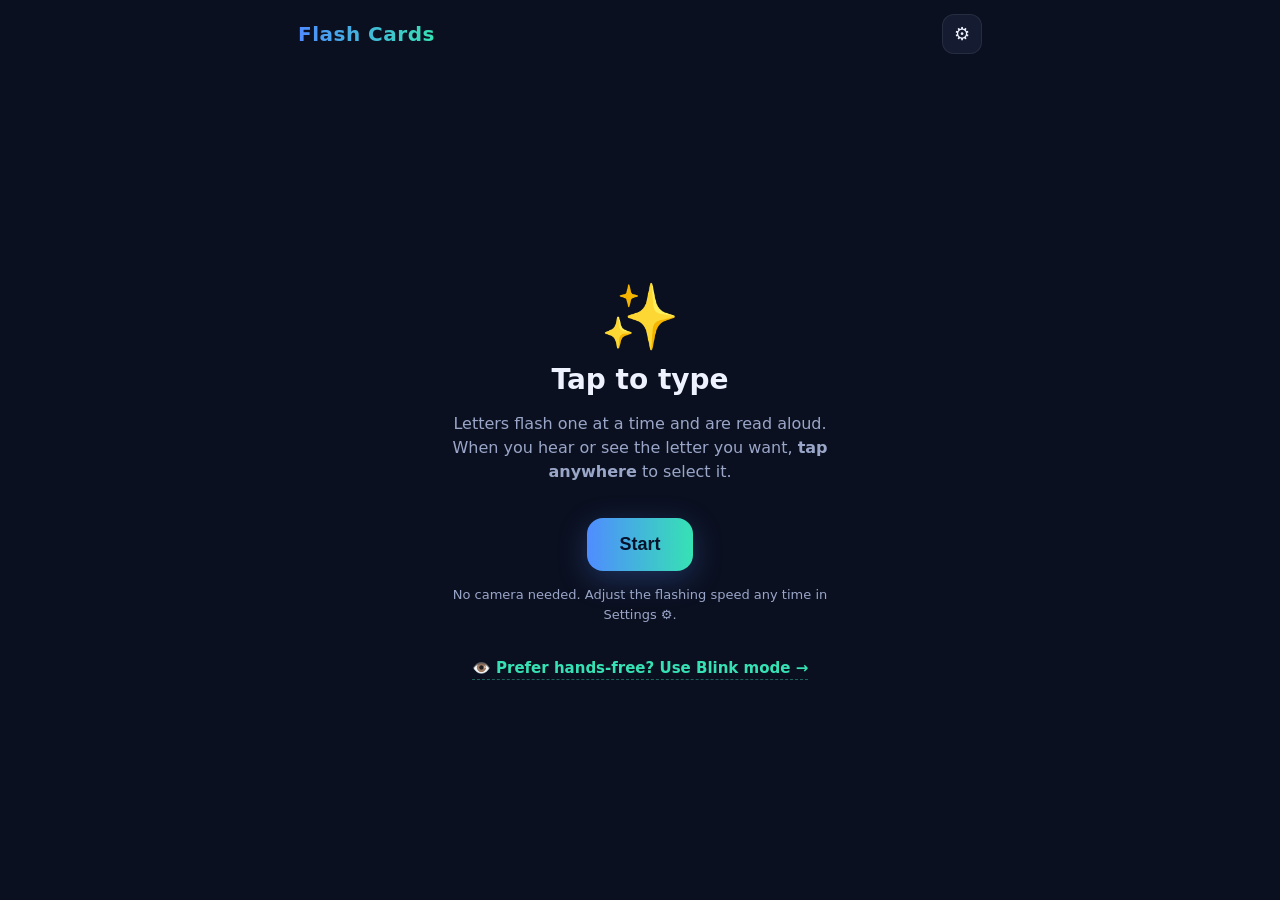
<file: flashcards.html>
<!DOCTYPE html>
<html lang="en">
<head>
  <meta charset="UTF-8" />
  <meta name="viewport" content="width=device-width, initial-scale=1.0, maximum-scale=1.0, user-scalable=no" />
  <meta name="theme-color" content="#0b1020" />
  <title>Flash Cards — Tap to Type</title>
  <link rel="stylesheet" href="style.css" />
</head>
<body>
  <main id="app">
    <header class="topbar">
      <h1>Flash Cards</h1>
      <button id="settingsBtn" class="icon-btn" aria-label="Settings">⚙</button>
    </header>

    <!-- Start screen -->
    <section id="startScreen" class="screen">
      <div class="hero">
        <div class="hero-eye">✨</div>
        <h2>Tap to type</h2>
        <p>Letters flash one at a time and are read aloud. When you hear or see the letter you want, <strong>tap anywhere</strong> to select it.</p>
        <button id="startBtn" class="primary-btn">Start</button>
        <p class="hint">No camera needed. Adjust the flashing speed any time in Settings ⚙.</p>
        <a class="mode-link" href="index.html">👁️ Prefer hands-free? Use Blink mode →</a>
      </div>
    </section>

    <!-- Main typing screen -->
    <section id="typeScreen" class="screen hidden">
      <div class="output-wrap">
        <div id="output" class="output" aria-live="polite"></div>
        <span id="caret" class="caret">▋</span>
      </div>

      <!-- Big tappable flashing card -->
      <button id="card" class="flash-card" aria-label="Tap to select the current letter">
        <div id="currentLetter" class="current-letter">A</div>
        <div id="blinkPulse" class="blink-pulse">Selected!</div>
        <div class="tap-hint">TAP TO SELECT</div>
      </button>

      <div class="controls">
        <button id="nextBtn" class="ghost-btn">Next ⏭</button>
        <button id="pauseBtn" class="ghost-btn">Pause</button>
        <button id="speakBtn" class="ghost-btn">🔊 Speak</button>
        <button id="clearBtn" class="ghost-btn">Clear</button>
      </div>
    </section>

    <!-- Settings drawer -->
    <section id="settings" class="drawer hidden">
      <div class="drawer-head">
        <h2>Settings</h2>
        <button id="closeSettings" class="icon-btn" aria-label="Close">✕</button>
      </div>

      <label class="field">
        <span>Flash speed: <b id="speedLabel">5.0s</b> per letter</span>
        <input id="speedRange" type="range" min="0.4" max="8" step="0.1" value="5" />
        <small>How long each letter is shown before the next one flashes.</small>
      </label>

      <label class="field toggle">
        <span>Announce each letter aloud</span>
        <input id="announceToggle" type="checkbox" checked />
      </label>

      <label class="field toggle">
        <span>Speak each selected letter</span>
        <input id="speakToggle" type="checkbox" checked />
      </label>

      <p class="hint">Tip: slow the flash speed down while learning, then speed it up with practice.</p>
    </section>
  </main>

  <script src="flashcards.js"></script>
</body>
</html>
</file>
<file: style.css>
:root {
  --bg: #0b1020;
  --panel: #151b30;
  --panel-2: #1d2540;
  --accent: #4f8cff;
  --accent-2: #36e2b4;
  --text: #eef2ff;
  --muted: #9aa6c8;
  --danger: #ff5d6c;
  --ring-track: #2a3358;
}

* { box-sizing: border-box; -webkit-tap-highlight-color: transparent; }

html, body {
  margin: 0;
  height: 100%;
  background: var(--bg);
  color: var(--text);
  font-family: -apple-system, BlinkMacSystemFont, "Segoe UI", Roboto, system-ui, sans-serif;
  overscroll-behavior: none;
}

#app {
  max-width: 720px;
  margin: 0 auto;
  min-height: 100%;
  display: flex;
  flex-direction: column;
  padding: env(safe-area-inset-top) 14px env(safe-area-inset-bottom);
}

.topbar {
  display: flex;
  align-items: center;
  justify-content: space-between;
  padding: 14px 4px 6px;
}
.topbar h1 {
  font-size: 20px;
  margin: 0;
  letter-spacing: 0.5px;
  background: linear-gradient(90deg, var(--accent), var(--accent-2));
  -webkit-background-clip: text;
  background-clip: text;
  color: transparent;
}

.icon-btn {
  background: var(--panel);
  border: 1px solid #ffffff14;
  color: var(--text);
  width: 40px; height: 40px;
  border-radius: 12px;
  font-size: 18px;
  cursor: pointer;
}

.screen { flex: 1; display: flex; flex-direction: column; }
.hidden { display: none !important; }

/* Start screen */
.hero {
  margin: auto;
  text-align: center;
  padding: 24px;
  max-width: 440px;
}
.hero-eye { font-size: 64px; margin-bottom: 8px; }
.hero h2 { font-size: 28px; margin: 8px 0; }
.hero p { color: var(--muted); line-height: 1.5; }
.primary-btn {
  margin-top: 18px;
  background: linear-gradient(90deg, var(--accent), var(--accent-2));
  color: #05122a;
  border: none;
  font-weight: 700;
  font-size: 18px;
  padding: 16px 32px;
  border-radius: 16px;
  cursor: pointer;
  box-shadow: 0 8px 30px #4f8cff44;
}
.hint { font-size: 13px; color: var(--muted); margin-top: 14px; }
.mode-link {
  display: inline-block;
  margin-top: 22px;
  color: var(--accent-2);
  text-decoration: none;
  font-weight: 600;
  font-size: 15px;
  border-bottom: 1px dashed #36e2b466;
  padding-bottom: 2px;
}

/* Flash card (tap-to-type mode) */
.flash-card {
  position: relative;
  width: 100%;
  margin: 18px 0 6px;
  aspect-ratio: 1 / 1;
  max-height: 56vh;
  border: none;
  border-radius: 28px;
  background:
    radial-gradient(120% 120% at 50% 0%, #233059 0%, var(--panel) 60%);
  box-shadow: 0 10px 40px #00000055, inset 0 0 0 1px #ffffff14;
  color: var(--text);
  cursor: pointer;
  display: flex;
  align-items: center;
  justify-content: center;
  -webkit-user-select: none;
  user-select: none;
}
.flash-card:active { transform: scale(0.985); filter: brightness(1.1); }
.flash-card .current-letter {
  position: static;
  inset: auto;
  font-size: 38vw;
  max-font-size: 260px;
  line-height: 1;
}
@media (min-width: 520px) {
  .flash-card .current-letter { font-size: 200px; }
}
.tap-hint {
  position: absolute;
  bottom: 18px;
  font-size: 14px;
  letter-spacing: 2px;
  font-weight: 700;
  color: var(--muted);
  opacity: 0.7;
}

/* Output */
.output-wrap {
  background: var(--panel);
  border: 1px solid #ffffff10;
  border-radius: 16px;
  padding: 16px;
  min-height: 76px;
  margin-top: 6px;
  font-size: 26px;
  line-height: 1.35;
  word-break: break-word;
  display: flex;
  align-items: flex-start;
  flex-wrap: wrap;
}
.output:empty::before {
  content: "Your text will appear here…";
  color: var(--muted);
  font-size: 18px;
}
.caret { color: var(--accent-2); animation: blink 1s step-end infinite; }
@keyframes blink { 50% { opacity: 0; } }

/* Stage / current letter ring */
.stage {
  position: relative;
  display: flex;
  justify-content: center;
  align-items: center;
  margin: 18px 0 6px;
}
.ring { position: relative; width: 200px; height: 200px; }
.ring-svg { width: 100%; height: 100%; transform: rotate(-90deg); }
.ring-bg { fill: none; stroke: var(--ring-track); stroke-width: 8; }
.ring-fg {
  fill: none;
  stroke: var(--accent);
  stroke-width: 8;
  stroke-linecap: round;
  stroke-dasharray: 339.292;
  stroke-dashoffset: 339.292;
  transition: stroke-dashoffset 0.08s linear;
}
.current-letter {
  position: absolute;
  inset: 0;
  display: flex;
  align-items: center;
  justify-content: center;
  font-size: 96px;
  font-weight: 800;
}
.blink-pulse {
  position: absolute;
  top: -6px;
  font-weight: 800;
  color: var(--accent-2);
  opacity: 0;
  transform: scale(0.8);
  pointer-events: none;
}
.blink-pulse.show { animation: pop 0.55s ease-out; }
@keyframes pop {
  0% { opacity: 0; transform: scale(0.6) translateY(0); }
  30% { opacity: 1; transform: scale(1.15) translateY(-6px); }
  100% { opacity: 0; transform: scale(1) translateY(-26px); }
}

/* Carousel */
.carousel {
  display: flex;
  gap: 8px;
  justify-content: center;
  align-items: center;
  margin: 6px 0 10px;
  height: 56px;
}
.cell {
  min-width: 40px;
  height: 48px;
  padding: 0 8px;
  display: flex;
  align-items: center;
  justify-content: center;
  border-radius: 12px;
  background: var(--panel);
  border: 1px solid #ffffff10;
  font-size: 22px;
  font-weight: 700;
  color: var(--muted);
  transition: transform 0.12s, background 0.12s, color 0.12s;
}
.cell.active {
  background: linear-gradient(90deg, var(--accent), var(--accent-2));
  color: #05122a;
  transform: scale(1.18);
  border-color: transparent;
}
.cell.near { color: var(--text); }

/* Bottom status + video */
.bottom { margin-top: auto; }
.status-row {
  display: flex;
  align-items: center;
  gap: 8px;
  font-size: 13px;
  color: var(--muted);
  margin-bottom: 8px;
}
.dot { width: 10px; height: 10px; border-radius: 50%; display: inline-block; }
.dot-off { background: var(--danger); }
.dot-on { background: var(--accent-2); box-shadow: 0 0 8px var(--accent-2); }

.video-wrap {
  position: relative;
  width: 140px;
  border-radius: 14px;
  overflow: hidden;
  border: 1px solid #ffffff14;
  margin: 0 auto;
  background: #000;
}
#video {
  width: 100%;
  display: block;
  transform: scaleX(-1);
}
#video.no-mirror { transform: none; }
.eye-meter {
  position: absolute;
  left: 0; right: 0; bottom: 0;
  height: 6px;
  background: #00000066;
}
.eye-fill {
  height: 100%;
  width: 0%;
  background: linear-gradient(90deg, var(--accent), var(--danger));
  transition: width 0.05s linear;
}

/* Controls */
.controls {
  display: flex;
  gap: 10px;
  padding: 12px 0 6px;
}
.ghost-btn {
  flex: 1;
  background: var(--panel-2);
  color: var(--text);
  border: 1px solid #ffffff12;
  padding: 14px;
  border-radius: 14px;
  font-size: 15px;
  font-weight: 600;
  cursor: pointer;
}
.ghost-btn:active { transform: scale(0.97); }

/* Settings drawer */
.drawer {
  position: fixed;
  inset: 0;
  background: var(--bg);
  z-index: 20;
  padding: 18px;
  max-width: 720px;
  margin: 0 auto;
  overflow-y: auto;
}
.drawer-head {
  display: flex;
  align-items: center;
  justify-content: space-between;
  margin-bottom: 10px;
}
.field {
  display: flex;
  flex-direction: column;
  gap: 8px;
  background: var(--panel);
  border: 1px solid #ffffff10;
  border-radius: 14px;
  padding: 14px;
  margin-bottom: 12px;
  font-size: 15px;
}
.field small { color: var(--muted); font-size: 12px; }
.field input[type="range"] { width: 100%; accent-color: var(--accent); }
.field.toggle { flex-direction: row; align-items: center; justify-content: space-between; }
.field.toggle input { width: 22px; height: 22px; accent-color: var(--accent-2); }
</file>
